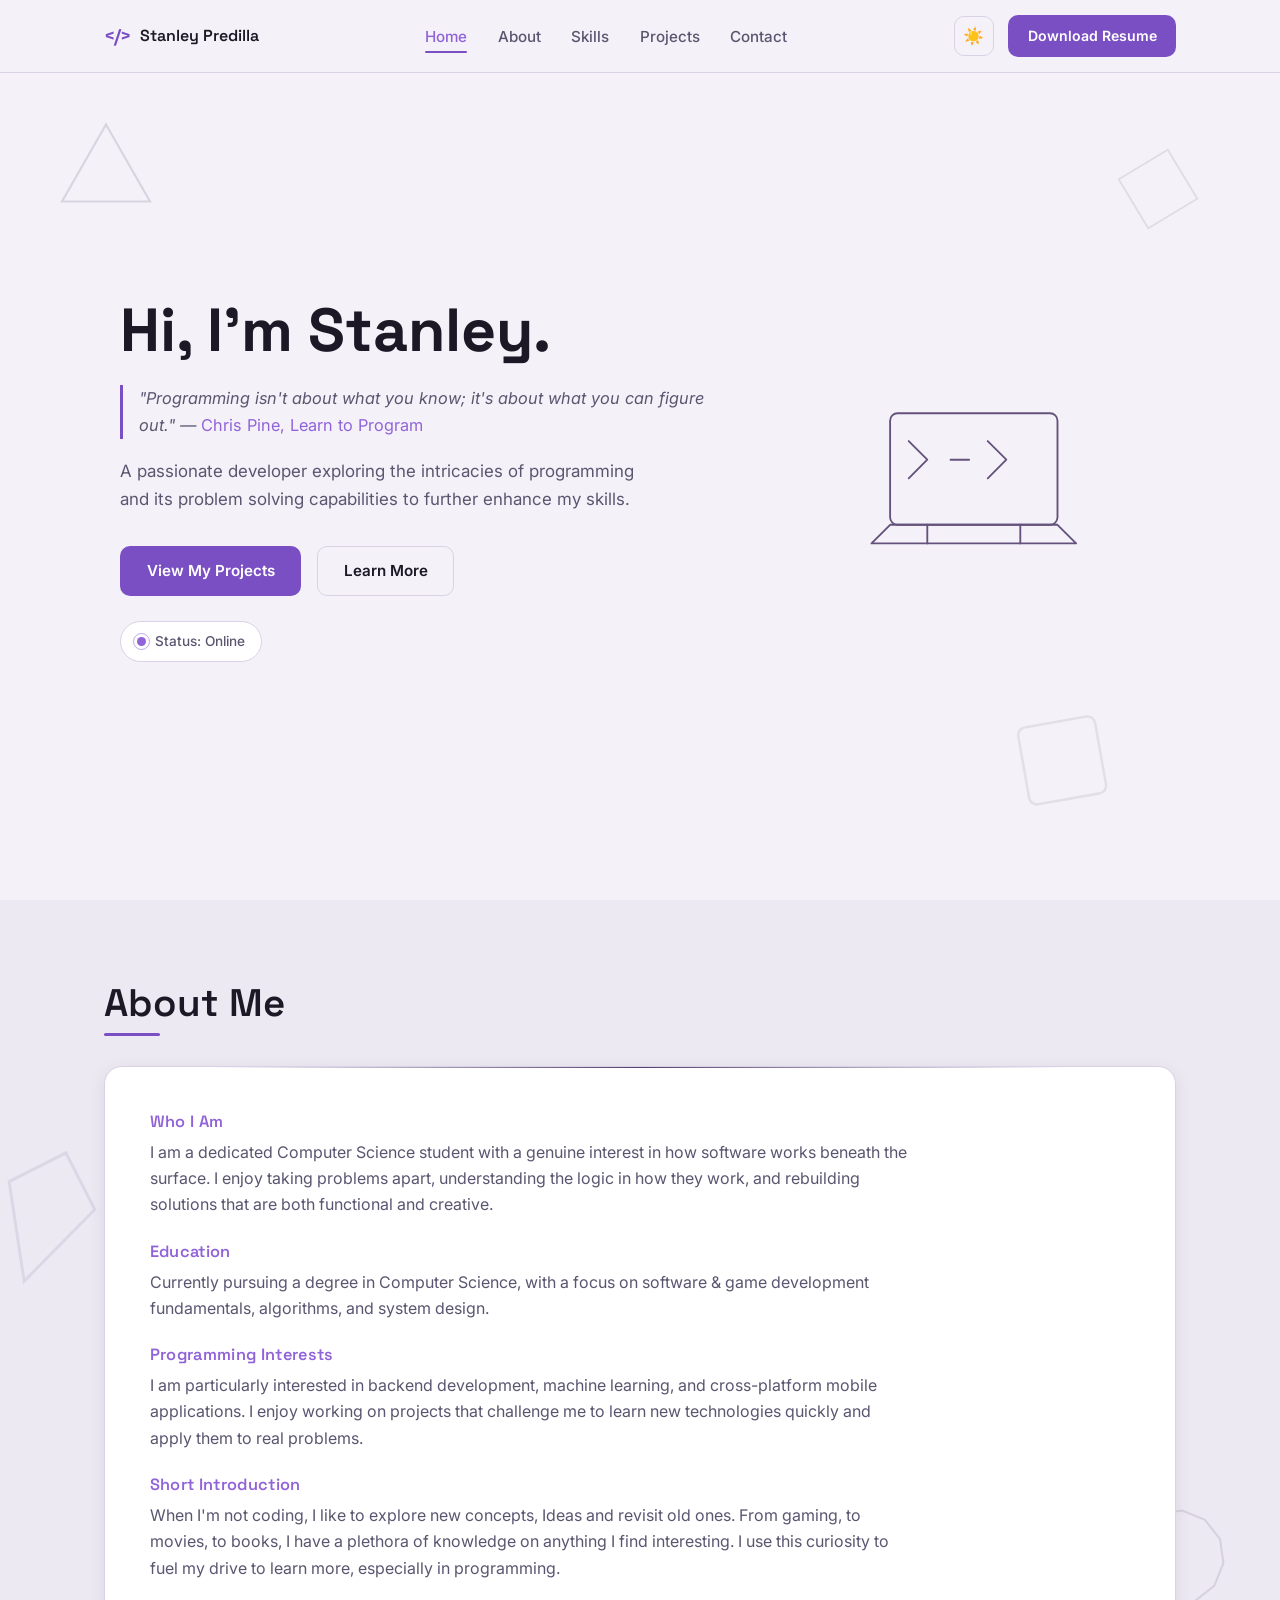
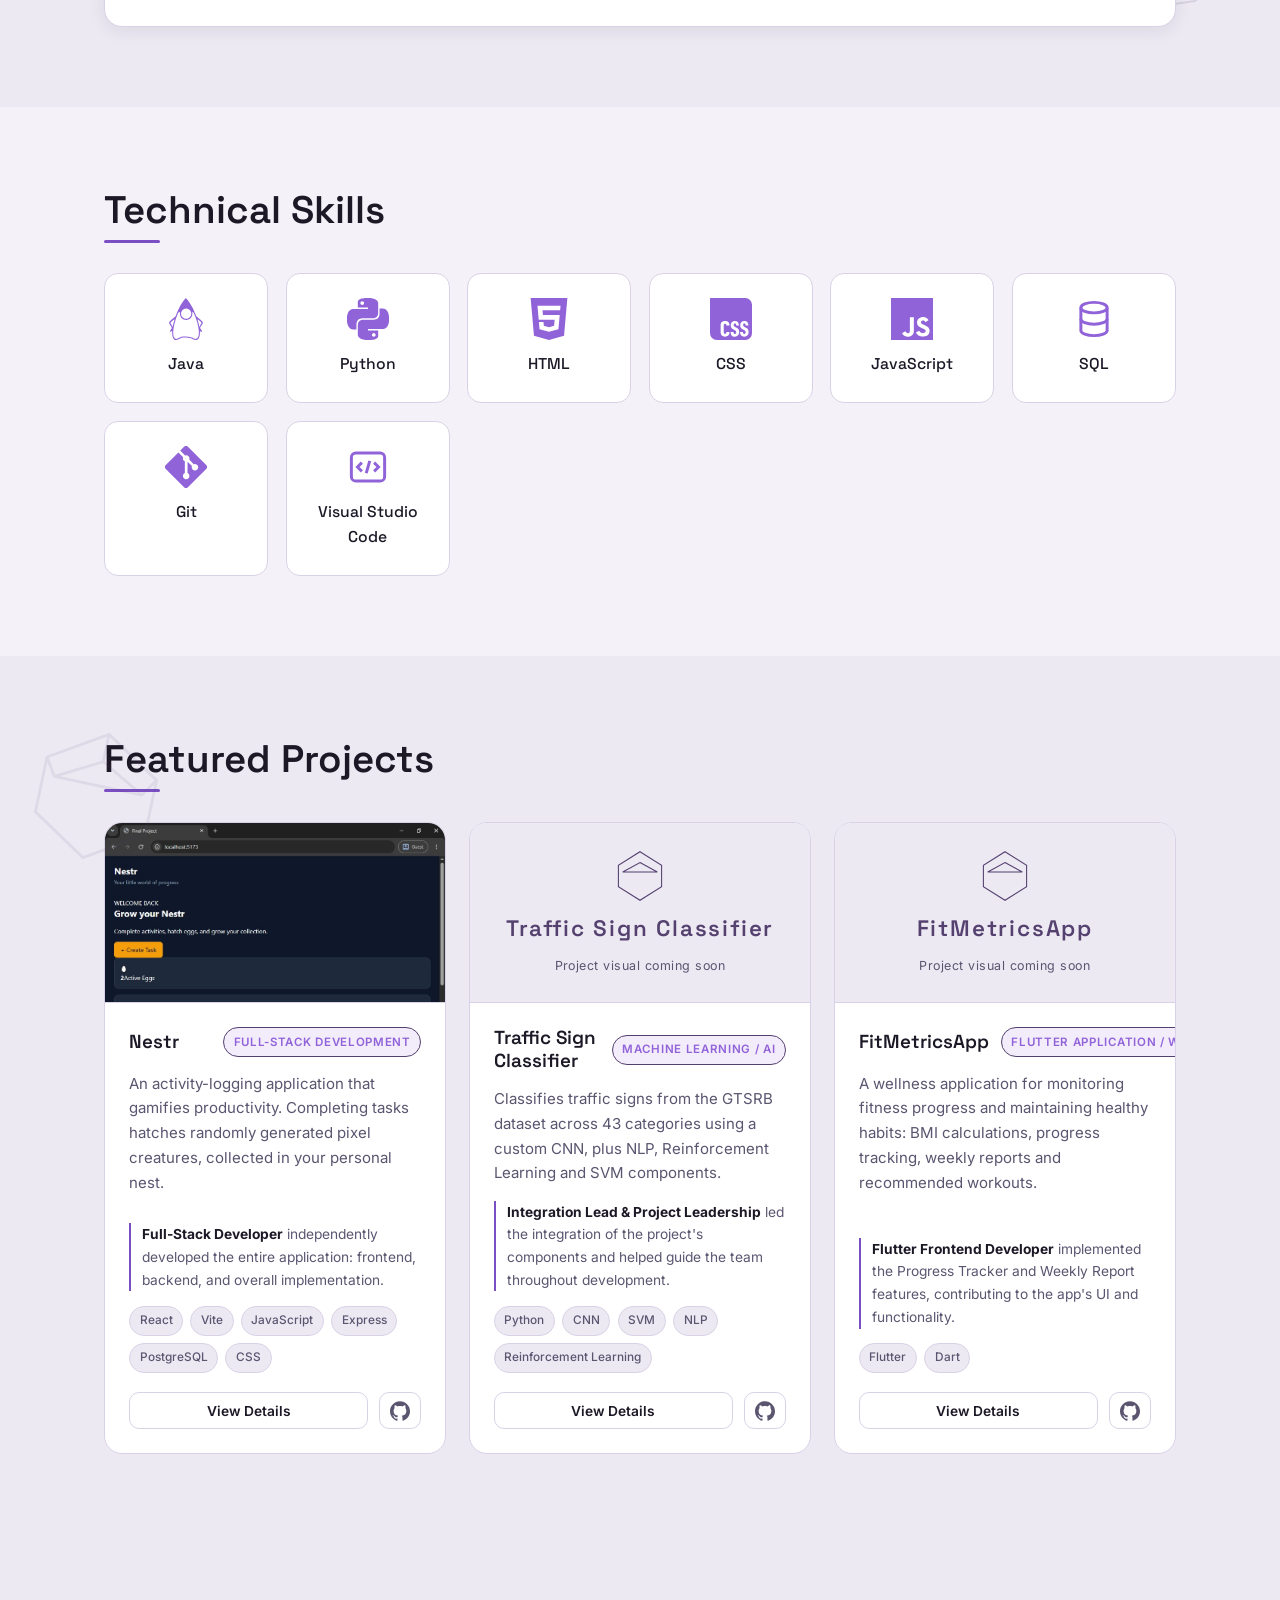
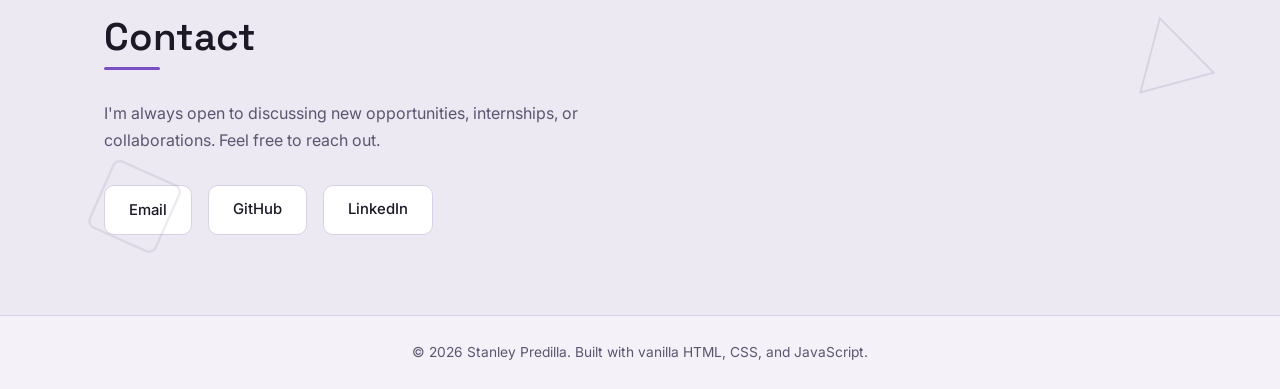
<file: index.html>
<!DOCTYPE html>
<html lang="en">
<head>
  <meta charset="UTF-8" />
  <meta name="viewport" content="width=device-width, initial-scale=1.0" />
  <meta name="description" content="Portfolio of Stanley Predilla — a passionate developer exploring programming and problem solving." />
  <title>Stanley Predilla | Developer Portfolio</title>
  <link rel="preconnect" href="https://fonts.googleapis.com" />
  <link rel="preconnect" href="https://fonts.gstatic.com" crossorigin />
  <link href="https://fonts.googleapis.com/css2?family=Space+Grotesk:wght@500;600;700&family=Inter:wght@400;500;600&display=swap" rel="stylesheet" />
  <link rel="stylesheet" href="styles.css" />
</head>
<body>
  <!-- ================= NAVIGATION ================= -->
  <nav class="navbar">
    <div class="nav-container">
      <a href="#home" class="logo" aria-label="Home">
        <span class="logo-symbol">&lt;/&gt;</span>
        <span class="logo-name">Stanley Predilla</span>
      </a>
      <ul class="nav-links" id="nav-links">
        <li><a href="#home" class="nav-link active" data-section="home">Home</a></li>
        <li><a href="#about" class="nav-link" data-section="about">About</a></li>
        <li><a href="#skills" class="nav-link" data-section="skills">Skills</a></li>
        <li><a href="#projects" class="nav-link" data-section="projects">Projects</a></li>
        <li><a href="#contact" class="nav-link" data-section="contact">Contact</a></li>
      </ul>
      <div class="nav-actions">
        <button class="theme-toggle" id="theme-toggle" aria-label="Toggle dark / light mode" title="Toggle theme">
          <span class="theme-icon-dark">🌙</span>
          <span class="theme-icon-light">☀️</span>
        </button>
        <a href="resume.pdf" class="btn btn-primary nav-resume" download>Download Resume</a>
        <button class="hamburger" id="hamburger" aria-label="Open menu" aria-expanded="false">
          <span></span><span></span><span></span>
        </button>
      </div>
    </div>
  </nav>

  <!-- ================= HERO ================= -->
  <header class="hero" id="home">
    <div class="hero-container">
      <div class="hero-text">
        <h1 class="hero-heading">Hi, I'm Stanley.</h1>
        <p class="hero-quote">"Programming isn't about what you know; it's about what you can figure out." — <span class="quote-author">Chris Pine, Learn to Program</span></p>
        <p class="hero-description">A passionate developer exploring the intricacies of programming and its problem solving capabilities to further enhance my skills.</p>
        <div class="hero-buttons">
          <a href="#projects" class="btn btn-primary">View My Projects</a>
          <a href="#about" class="btn btn-secondary">Learn More</a>
        </div>
        <div class="status-indicator" role="status">
          <span class="status-dot"></span>
          <span class="status-text">Status: Online</span>
        </div>
      </div>
      <div class="hero-illustration" aria-hidden="true">
        <!-- Minimal laptop illustration -->
        <svg viewBox="0 0 320 220" class="laptop-svg" xmlns="http://www.w3.org/2000/svg">
          <g fill="none" stroke="currentColor" stroke-width="2" stroke-linecap="round" stroke-linejoin="round">
            <rect x="70" y="40" width="180" height="120" rx="8"/>
            <path d="M50 180 L70 160 L250 160 L270 180 Z"/>
            <path d="M110 160 L110 180"/>
            <path d="M210 160 L210 180"/>
            <path d="M90 70 L110 90 L90 110"/>
            <path d="M135 90 L155 90"/>
            <path d="M175 70 L195 90 L175 110" />
          </g>
        </svg>
      </div>
    </div>

    <!-- Decorative dice (thin outlines, no numbers) -->
    <svg class="dice dice-d4 pos-hero-tl" viewBox="0 0 100 100" aria-hidden="true">
      <polygon points="50,15 90,85 10,85"/>
    </svg>
    <svg class="dice dice-d6 pos-hero-br" viewBox="0 0 100 100" aria-hidden="true">
      <rect x="20" y="25" width="60" height="60" rx="6"/>
    </svg>
    <svg class="dice dice-d8 pos-hero-tr" viewBox="0 0 100 100" aria-hidden="true">
      <polygon points="50,5 95,50 50,95 5,50"/>
    </svg>
  </header>

  <!-- ================= ABOUT ================= -->
  <section class="about" id="about">
    <div class="section-container">
      <h2 class="section-heading">About Me</h2>
      <div class="about-card">
        <div class="about-content">
          <h3 class="about-subheading">Who I Am</h3>
          <p class="about-bio">I am a dedicated Computer Science student with a genuine interest in how software works beneath the surface. I enjoy taking problems apart, understanding the logic in how they work, and rebuilding solutions that are both functional and creative.</p>
          <h3 class="about-subheading">Education</h3>
          <p class="about-education">Currently pursuing a degree in Computer Science, with a focus on software & game development fundamentals, algorithms, and system design.</p>
          <h3 class="about-subheading">Programming Interests</h3>
          <p class="about-interests">I am particularly interested in backend development, machine learning, and cross-platform mobile applications. I enjoy working on projects that challenge me to learn new technologies quickly and apply them to real problems.</p>
          <h3 class="about-subheading">Short Introduction</h3>
          <p class="about-intro">When I'm not coding, I like to explore new concepts, Ideas and revisit old ones. From gaming, to movies, to books, I have a plethora of knowledge on anything I find interesting. I use this curiosity to fuel my drive to learn more, especially in programming.</p>
        </div>
      </div>
    </div>
    <svg class="dice dice-d10 pos-about-l" viewBox="0 0 100 100" aria-hidden="true">
      <polygon points="50,5 80,35 50,95 20,35"/>
    </svg>
    <svg class="dice dice-d12 pos-about-r" viewBox="0 0 100 100" aria-hidden="true">
      <polygon points="93.5,61.6 81.8,81.8 61.6,93.5 38.4,93.5 18.2,81.8 6.5,61.6 6.5,38.4 18.2,18.2 38.4,6.5 61.6,6.5 81.8,18.2 93.5,38.4"/>
    </svg>
  </section>

  <!-- ================= SKILLS ================= -->
  <section class="skills" id="skills">
    <div class="section-container">
      <h2 class="section-heading">Technical Skills</h2>
      <div class="skills-grid" id="skills-grid"></div>
    </div>
  </section>

  <!-- ================= PROJECTS ================= -->
  <section class="projects" id="projects">
    <div class="section-container">
      <h2 class="section-heading">Featured Projects</h2>
      <div class="projects-grid" id="projects-grid"></div>
    </div>
    <svg class="dice dice-d20 pos-projects-l" viewBox="0 0 100 100" aria-hidden="true">
      <polygon points="50,5 90,30 90,70 50,95 10,70 10,30"/>
      <polygon points="50,25 82,42.5 18,42.5"/>
      <line x1="50" y1="5" x2="50" y2="25"/>
      <line x1="90" y1="30" x2="82" y2="42.5"/>
      <line x1="10" y1="30" x2="18" y2="42.5"/>
    </svg>
  </section>

  <!-- ================= CONTACT ================= -->
  <section class="contact" id="contact">
    <div class="section-container">
      <h2 class="section-heading">Contact</h2>
      <p class="contact-intro">I'm always open to discussing new opportunities, internships, or collaborations. Feel free to reach out.</p>
      <div class="contact-links">
        <button type="button" class="contact-link" data-copy-email="stanpreds@gmail.com">Email</button>
        <a href="https://github.com/Staniscoding-ui" target="_blank" rel="noopener noreferrer" class="contact-link">GitHub</a>
        <a href="https://www.linkedin.com/in/stanley-predilla-818a32348/" target="_blank" rel="noopener noreferrer" class="contact-link">LinkedIn</a>
      </div>
    </div>
    <svg class="dice dice-d4 pos-contact-r" viewBox="0 0 100 100" aria-hidden="true">
      <polygon points="50,15 90,85 10,85"/>
    </svg>
    <svg class="dice dice-d6 pos-contact-l" viewBox="0 0 100 100" aria-hidden="true">
      <rect x="20" y="25" width="60" height="60" rx="6"/>
    </svg>
  </section>

  <!-- ================= FOOTER ================= -->
  <footer class="footer">
    <p>&copy; <span id="year">2025</span> Stanley Predilla. Built with vanilla HTML, CSS, and JavaScript.</p>
  </footer>

  <!-- ================= PROJECT MODAL ================= -->
  <div class="modal-overlay" id="modal-overlay" role="dialog" aria-modal="true" aria-labelledby="modal-title" hidden>
    <div class="modal-content">
      <button class="modal-close" id="modal-close" aria-label="Close project details">&times;</button>
      <h3 class="modal-title" id="modal-title"></h3>
      <div class="modal-body" id="modal-body"></div>
      <a class="btn btn-primary modal-github" id="modal-github" href="#" target="_blank" rel="noopener noreferrer">View on GitHub</a>
    </div>
  </div>

  <script src="script.js"></script>
</body>
</html>
</file>
<file: styles.css>
/* ==========================================================================
   Stanley Predilla — Developer Portfolio
   Palette: charcoal + muted purple. Fonts: Space Grotesk / Inter.
   ========================================================================== */

/* ---------- Theme tokens (dark default) ---------- */
:root {
  --bg: #0D0C12;
  --bg-secondary: #15131D;
  --bg-card: #191622;
  --purple: #9163D9;
  --purple-soft: #B49AE8;
  --purple-muted: #55416F;
  --text: #F4F1F8;
  --text-secondary: #AAA3B5;
  --border: #30283D;
  --nav-bg: rgba(13, 12, 18, 0.85);
  --overlay: rgba(8, 7, 12, 0.72);
  --shadow: 0 8px 30px rgba(0, 0, 0, 0.35);
  --shadow-soft: 0 4px 18px rgba(0, 0, 0, 0.25);
  --dice: #55416F;
  --font-heading: "Space Grotesk", sans-serif;
  --font-body: "Inter", sans-serif;
  --radius: 14px;
  --radius-lg: 18px;
  --nav-height: 72px;
  --transition: 0.3s ease;
}

[data-theme="light"] {
  --bg: #F4F2F8;
  --bg-secondary: #ECE9F3;
  --bg-card: #FFFFFF;
  --purple: #7A4FC4;
  --purple-soft: #9163D9;
  --purple-muted: #55416F;
  --text: #1C1826;
  --text-secondary: #5B5570;
  --border: #D9D2E6;
  --nav-bg: rgba(244, 242, 248, 0.88);
  --overlay: rgba(28, 24, 38, 0.45);
  --shadow: 0 8px 30px rgba(28, 24, 38, 0.12);
  --shadow-soft: 0 4px 18px rgba(28, 24, 38, 0.08);
  --dice: #55416F;
}

/* ---------- Reset & base ---------- */
*,
*::before,
*::after {
  margin: 0;
  padding: 0;
  box-sizing: border-box;
}

html {
  scroll-behavior: smooth;
  scroll-padding-top: calc(var(--nav-height) + 12px);
}

body {
  font-family: var(--font-body);
  font-weight: 400;
  background-color: var(--bg);
  color: var(--text);
  line-height: 1.65;
  -webkit-font-smoothing: antialiased;
  transition: background-color var(--transition), color var(--transition);
}

img {
  max-width: 100%;
  display: block;
}

a {
  color: var(--purple-soft);
  text-decoration: none;
  transition: color var(--transition);
}

a:hover {
  color: var(--purple);
}

:focus-visible {
  outline: 2px solid var(--purple);
  outline-offset: 3px;
  border-radius: 4px;
}

/* ---------- Typography ---------- */
h1, h2, h3 {
  font-family: var(--font-heading);
  color: var(--text);
  line-height: 1.2;
}

h1 { font-weight: 700; }
h2 { font-weight: 600; }
h3 { font-weight: 600; }

.section-heading {
  font-size: clamp(1.8rem, 3.2vw, 2.4rem);
  margin-bottom: 2.5rem;
  position: relative;
  display: inline-block;
}

.section-heading::after {
  content: "";
  position: absolute;
  left: 0;
  bottom: -10px;
  width: 56px;
  height: 3px;
  background: var(--purple);
  border-radius: 2px;
}

/* ---------- Layout ---------- */
.section-container {
  max-width: 1120px;
  margin: 0 auto;
  padding: 5rem 1.5rem;
}

section {
  position: relative;
  overflow: hidden;
}

/* ---------- Buttons ---------- */
.btn {
  display: inline-flex;
  align-items: center;
  justify-content: center;
  gap: 0.5rem;
  font-family: var(--font-body);
  font-weight: 600;
  font-size: 0.95rem;
  padding: 0.72rem 1.6rem;
  border-radius: 10px;
  border: 1px solid transparent;
  cursor: pointer;
  transition: background-color var(--transition), color var(--transition),
              border-color var(--transition), transform var(--transition);
}

.btn:active {
  transform: translateY(1px);
}

.btn-primary {
  background: var(--purple);
  color: #FFFFFF;
}

.btn-primary:hover {
  background: var(--purple-soft);
  color: #FFFFFF;
}

.btn-secondary {
  background: transparent;
  color: var(--text);
  border-color: var(--border);
}

.btn-secondary:hover {
  border-color: var(--purple);
  color: var(--purple-soft);
}

/* ---------- Navbar ---------- */
.navbar {
  position: fixed;
  top: 0;
  left: 0;
  right: 0;
  z-index: 100;
  background: var(--nav-bg);
  -webkit-backdrop-filter: blur(10px);
  backdrop-filter: blur(10px);
  border-bottom: 1px solid var(--border);
  transition: background-color var(--transition), border-color var(--transition);
}

.nav-container {
  max-width: 1120px;
  margin: 0 auto;
  padding: 0 1.5rem;
  height: var(--nav-height);
  display: flex;
  align-items: center;
  justify-content: space-between;
  gap: 1.5rem;
}

.logo {
  display: flex;
  align-items: center;
  gap: 0.6rem;
  font-family: var(--font-heading);
  font-weight: 600;
  color: var(--text);
  white-space: nowrap;
}

.logo:hover { color: var(--text); }

.logo-symbol {
  color: var(--purple);
  font-weight: 700;
  font-size: 1.15rem;
  letter-spacing: -1px;
}

.nav-links {
  list-style: none;
  display: flex;
  gap: 1.9rem;
}

.nav-link {
  font-weight: 500;
  font-size: 0.95rem;
  color: var(--text-secondary);
  padding: 0.35rem 0;
  position: relative;
}

.nav-link::after {
  content: "";
  position: absolute;
  left: 0;
  bottom: -2px;
  width: 0;
  height: 2px;
  background: var(--purple);
  border-radius: 2px;
  transition: width var(--transition);
}

.nav-link:hover { color: var(--text); }

.nav-link.active {
  color: var(--purple-soft);
}

.nav-link.active::after {
  width: 100%;
}

.nav-actions {
  display: flex;
  align-items: center;
  gap: 0.9rem;
}

.theme-toggle {
  background: transparent;
  border: 1px solid var(--border);
  border-radius: 10px;
  width: 40px;
  height: 40px;
  display: inline-flex;
  align-items: center;
  justify-content: center;
  font-size: 1.05rem;
  cursor: pointer;
  transition: border-color var(--transition), background-color var(--transition);
}

.theme-toggle:hover {
  border-color: var(--purple);
  background: var(--bg-card);
}

.theme-toggle .theme-icon-light { display: none; }
[data-theme="light"] .theme-toggle .theme-icon-light { display: inline; }
[data-theme="light"] .theme-toggle .theme-icon-dark { display: none; }

.nav-resume {
  padding: 0.55rem 1.15rem;
  font-size: 0.88rem;
}

/* Hamburger */
.hamburger {
  display: none;
  flex-direction: column;
  justify-content: center;
  gap: 5px;
  width: 40px;
  height: 40px;
  background: transparent;
  border: 1px solid var(--border);
  border-radius: 10px;
  cursor: pointer;
  padding: 0 10px;
}

.hamburger span {
  display: block;
  height: 2px;
  width: 100%;
  background: var(--text);
  border-radius: 2px;
  transition: transform var(--transition), opacity var(--transition);
}

.hamburger.open span:nth-child(1) {
  transform: translateY(7px) rotate(45deg);
}

.hamburger.open span:nth-child(2) {
  opacity: 0;
}

.hamburger.open span:nth-child(3) {
  transform: translateY(-7px) rotate(-45deg);
}

/* Mobile menu panel */
@media (max-width: 880px) {
  .nav-links {
    position: fixed;
    top: var(--nav-height);
    left: 0;
    right: 0;
    flex-direction: column;
    gap: 0;
    background: var(--bg);
    border-bottom: 1px solid var(--border);
    padding: 0.8rem 1.5rem 1.4rem;
    transform: translateY(-130%);
    transition: transform 0.35s ease;
    z-index: 99;
  }

  .nav-links.open {
    transform: translateY(0);
  }

  .nav-links li {
    border-bottom: 1px solid var(--border);
  }

  .nav-links li:last-child {
    border-bottom: none;
  }

  .nav-link {
    display: block;
    padding: 0.9rem 0.2rem;
    font-size: 1rem;
  }

  .hamburger {
    display: flex;
  }

  .nav-resume { display: none; }
}

/* ---------- Hero ---------- */
.hero {
  min-height: 100dvh;
  display: flex;
  align-items: center;
  padding: calc(var(--nav-height) + 2rem) 1.5rem 3rem;
  position: relative;
  overflow: hidden;
}

.hero-container {
  max-width: 1120px;
  margin: 0 auto;
  display: grid;
  grid-template-columns: 1.25fr 0.75fr;
  align-items: center;
  gap: 3rem;
  position: relative;
  z-index: 1;
}

.hero-text {
  max-width: 620px;
}

.hero-heading {
  font-size: clamp(2.4rem, 5.4vw, 3.8rem);
  margin-bottom: 1.1rem;
}

.hero-quote {
  font-size: 1.02rem;
  font-style: italic;
  color: var(--text-secondary);
  border-left: 3px solid var(--purple);
  padding-left: 1rem;
  margin-bottom: 1.2rem;
}

.quote-author {
  color: var(--purple-soft);
  font-style: normal;
  white-space: nowrap;
}

.hero-description {
  color: var(--text-secondary);
  font-size: 1.06rem;
  max-width: 540px;
  margin-bottom: 2rem;
}

.hero-buttons {
  display: flex;
  gap: 1rem;
  flex-wrap: wrap;
  margin-bottom: 1.6rem;
}

.status-indicator {
  display: inline-flex;
  align-items: center;
  gap: 0.55rem;
  padding: 0.5rem 1rem;
  background: var(--bg-card);
  border: 1px solid var(--border);
  border-radius: 999px;
  font-size: 0.85rem;
  font-weight: 500;
  color: var(--text-secondary);
}

.status-dot {
  width: 9px;
  height: 9px;
  border-radius: 50%;
  background: var(--purple-soft);
  position: relative;
}

.status-dot::after {
  content: "";
  position: absolute;
  inset: -4px;
  border-radius: 50%;
  border: 1px solid var(--purple-soft);
  opacity: 0.55;
  animation: pulse 2.4s ease-out infinite;
}

@keyframes pulse {
  0%   { transform: scale(0.6); opacity: 0.6; }
  70%  { transform: scale(1.4); opacity: 0; }
  100% { transform: scale(1.4); opacity: 0; }
}

.hero-illustration {
  display: flex;
  justify-content: center;
  color: var(--purple-muted);
}

.laptop-svg {
  width: min(320px, 80%);
  height: auto;
  opacity: 0.9;
}

/* ---------- Dice decorations ---------- */
.dice {
  position: absolute;
  fill: none;
  stroke: var(--dice);
  stroke-width: 2;
  pointer-events: none;
  z-index: 0;
}

.pos-hero-tl  { top: 12%; left: 4%;  width: 110px; height: 110px; opacity: 0.16; }
.pos-hero-tr  { top: 16%; right: 6%; width: 90px;  height: 90px;  opacity: 0.12; transform: rotate(14deg); }
.pos-hero-br  { bottom: 9%; right: 12%; width: 130px; height: 130px; opacity: 0.10; transform: rotate(-10deg); }
.pos-about-l  { top: 30%; left: -30px; width: 150px; height: 150px; opacity: 0.10; transform: rotate(18deg); }
.pos-about-r  { bottom: 12%; right: 4%; width: 105px; height: 105px; opacity: 0.14; transform: rotate(-8deg); }
.pos-projects-l { top: 8%; left: 2%; width: 140px; height: 140px; opacity: 0.09; transform: rotate(12deg); }
.pos-contact-r  { top: 18%; right: 5%; width: 95px;  height: 95px;  opacity: 0.13; transform: rotate(-15deg); }
.pos-contact-l  { bottom: 14%; left: 6%; width: 120px; height: 120px; opacity: 0.10; transform: rotate(24deg); }

/* ---------- About ---------- */
.about {
  background: var(--bg-secondary);
}

.about-card {
  background: var(--bg-card);
  border: 1px solid var(--border);
  border-radius: var(--radius-lg);
  padding: clamp(1.6rem, 4vw, 2.8rem);
  box-shadow: var(--shadow-soft);
  position: relative;
  z-index: 1;
}

.about-card::before {
  content: "";
  position: absolute;
  top: 0;
  left: 10%;
  right: 10%;
  height: 1px;
  background: linear-gradient(90deg, transparent, var(--purple-muted), transparent);
}

.about-subheading {
  font-size: 1.02rem;
  color: var(--purple-soft);
  margin-bottom: 0.45rem;
  letter-spacing: 0.02em;
}

.about-card p {
  color: var(--text-secondary);
  margin-bottom: 1.5rem;
  max-width: 760px;
}

.about-card p:last-child {
  margin-bottom: 0;
}

/* ---------- Skills ---------- */
.skills-grid {
  display: grid;
  grid-template-columns: repeat(auto-fit, minmax(160px, 1fr));
  gap: 1.1rem;
}

.skill-card {
  background: var(--bg-card);
  border: 1px solid var(--border);
  border-radius: var(--radius);
  padding: 1.5rem 1rem;
  display: flex;
  flex-direction: column;
  align-items: center;
  gap: 0.75rem;
  text-align: center;
  transition: transform var(--transition), border-color var(--transition),
              box-shadow var(--transition);
}

.skill-card:hover {
  transform: translateY(-4px);
  border-color: var(--purple-muted);
  box-shadow: var(--shadow-soft);
}

.skill-icon {
  width: 42px;
  height: 42px;
  color: var(--purple-soft);
}

.skill-icon svg {
  width: 100%;
  height: 100%;
}

.skill-name {
  font-family: var(--font-heading);
  font-weight: 500;
  font-size: 0.98rem;
  color: var(--text);
}

/* ---------- Projects ---------- */
.projects {
  background: var(--bg-secondary);
}

.projects-grid {
  display: grid;
  grid-template-columns: repeat(3, 1fr);
  gap: 1.4rem;
}

@media (max-width: 980px) {
  .projects-grid {
    grid-template-columns: 1fr;
    max-width: 560px;
    margin: 0 auto;
  }
}

.project-card {
  background: var(--bg-card);
  border: 1px solid var(--border);
  border-radius: var(--radius-lg);
  overflow: hidden;
  display: flex;
  flex-direction: column;
  transition: transform var(--transition), border-color var(--transition),
              box-shadow var(--transition);
}

.project-card:hover {
  transform: translateY(-5px);
  border-color: var(--purple-muted);
  box-shadow: var(--shadow);
}

.project-media {
  height: 180px;
  background: var(--bg-secondary);
  border-bottom: 1px solid var(--border);
  display: flex;
  align-items: center;
  justify-content: center;
  overflow: hidden;
  position: relative;
}

.project-media img {
  width: 100%;
  height: 100%;
  object-fit: cover;
  object-position: top;
}

.project-media-placeholder {
  display: flex;
  flex-direction: column;
  align-items: center;
  justify-content: center;
  gap: 0.5rem;
  color: var(--purple-muted);
  font-family: var(--font-heading);
  font-weight: 600;
  letter-spacing: 0.08em;
  font-size: 1.4rem;
}

.project-media-placeholder small {
  font-family: var(--font-body);
  font-weight: 400;
  font-size: 0.78rem;
  letter-spacing: 0.04em;
  color: var(--text-secondary);
}

.project-body {
  padding: 1.5rem;
  display: flex;
  flex-direction: column;
  flex: 1;
  gap: 0.9rem;
}

.project-header {
  display: flex;
  align-items: center;
  justify-content: space-between;
  gap: 0.75rem;
}

.project-name {
  font-size: 1.18rem;
}

.project-type {
  font-size: 0.72rem;
  font-weight: 600;
  letter-spacing: 0.06em;
  text-transform: uppercase;
  color: var(--purple-soft);
  background: rgba(145, 99, 217, 0.12);
  border: 1px solid var(--purple-muted);
  padding: 0.28rem 0.6rem;
  border-radius: 999px;
  white-space: nowrap;
}

.project-description {
  color: var(--text-secondary);
  font-size: 0.94rem;
  flex: 1;
}

.project-role {
  font-size: 0.86rem;
  color: var(--text);
  border-left: 2px solid var(--purple);
  padding-left: 0.7rem;
}

.project-role span {
  color: var(--text-secondary);
}

.project-tags {
  display: flex;
  flex-wrap: wrap;
  gap: 0.45rem;
}

.tag {
  font-size: 0.74rem;
  font-weight: 500;
  color: var(--text-secondary);
  border: 1px solid var(--border);
  background: var(--bg-secondary);
  padding: 0.26rem 0.6rem;
  border-radius: 999px;
}

.project-actions {
  display: flex;
  gap: 0.7rem;
  margin-top: 0.3rem;
}

.project-actions .btn {
  flex: 1;
  padding: 0.6rem 0.8rem;
  font-size: 0.86rem;
}

.gh-link {
  display: inline-flex;
  align-items: center;
  justify-content: center;
  width: 42px;
  border-radius: 10px;
  border: 1px solid var(--border);
  color: var(--text-secondary);
  transition: border-color var(--transition), color var(--transition);
}

.gh-link:hover {
  border-color: var(--purple);
  color: var(--purple-soft);
}

.gh-link svg {
  width: 20px;
  height: 20px;
}

/* ---------- Modal ---------- */
.modal-overlay {
  position: fixed;
  inset: 0;
  z-index: 200;
  background: var(--overlay);
  -webkit-backdrop-filter: blur(6px);
  backdrop-filter: blur(6px);
  display: flex;
  align-items: center;
  justify-content: center;
  padding: 1.5rem;
  opacity: 0;
  pointer-events: none;
  transition: opacity 0.28s ease;
}

.modal-overlay.visible {
  opacity: 1;
  pointer-events: auto;
}

.modal-content {
  background: var(--bg-card);
  border: 1px solid var(--border);
  border-radius: var(--radius-lg);
  max-width: 660px;
  width: 100%;
  max-height: 85dvh;
  overflow-y: auto;
  padding: 2.2rem;
  position: relative;
  transform: translateY(14px);
  transition: transform 0.28s ease;
}

.modal-overlay.visible .modal-content {
  transform: translateY(0);
}

.modal-close {
  position: absolute;
  top: 1rem;
  right: 1rem;
  width: 38px;
  height: 38px;
  border-radius: 10px;
  border: 1px solid var(--border);
  background: transparent;
  color: var(--text-secondary);
  font-size: 1.3rem;
  line-height: 1;
  cursor: pointer;
  transition: border-color var(--transition), color var(--transition);
}

.modal-close:hover {
  border-color: var(--purple);
  color: var(--text);
}

.modal-title {
  font-size: 1.5rem;
  margin-bottom: 0.4rem;
  padding-right: 2.8rem;
}

.modal-type {
  font-size: 0.75rem;
  font-weight: 600;
  letter-spacing: 0.06em;
  text-transform: uppercase;
  color: var(--purple-soft);
  margin-bottom: 1.4rem;
}

.modal-section {
  margin-bottom: 1.35rem;
}

.modal-section h4 {
  font-family: var(--font-heading);
  font-size: 0.95rem;
  color: var(--purple-soft);
  margin-bottom: 0.4rem;
}

.modal-section p,
.modal-section li {
  color: var(--text-secondary);
  font-size: 0.94rem;
}

.modal-section ul {
  padding-left: 1.2rem;
  display: grid;
  gap: 0.3rem;
}

.modal-tags {
  display: flex;
  flex-wrap: wrap;
  gap: 0.45rem;
  margin-top: 0.3rem;
}

.modal-github {
  margin-top: 0.6rem;
  width: 100%;
}

/* ---------- Contact ---------- */
.contact {
  background: var(--bg-secondary);
}

.contact-intro {
  color: var(--text-secondary);
  max-width: 520px;
  margin-bottom: 2rem;
}

.contact-links {
  display: flex;
  flex-wrap: wrap;
  gap: 1rem;
}

.contact-link {
  display: inline-flex;
  align-items: center;
  gap: 0.5rem;
  padding: 0.72rem 1.5rem;
  border: 1px solid var(--border);
  border-radius: 10px;
  background: var(--bg-card);
  color: var(--text);
  font-weight: 500;
  font-size: 0.93rem;
  font-family: inherit;
  cursor: pointer;
  transition: border-color var(--transition), transform var(--transition),
              color var(--transition);
}

.contact-link:hover {
  border-color: var(--purple);
  color: var(--purple-soft);
  transform: translateY(-2px);
}

/* ---------- Footer ---------- */
.footer {
  border-top: 1px solid var(--border);
  padding: 1.6rem 1.5rem;
  text-align: center;
  color: var(--text-secondary);
  font-size: 0.86rem;
}

/* ---------- Reveal-on-scroll ---------- */
.reveal {
  opacity: 0;
  transform: translateY(18px);
  transition: opacity 0.55s ease, transform 0.55s ease;
}

.reveal.visible {
  opacity: 1;
  transform: translateY(0);
}

/* ---------- Utility ---------- */
[hidden] { display: none !important; }

/* ---------- Reduced motion ---------- */
@media (prefers-reduced-motion: reduce) {
  html { scroll-behavior: auto; }
  *,
  *::before,
  *::after {
    animation-duration: 0.01ms !important;
    animation-iteration-count: 1 !important;
    transition-duration: 0.01ms !important;
  }
  .reveal {
    opacity: 1;
    transform: none;
  }
}
</file>
